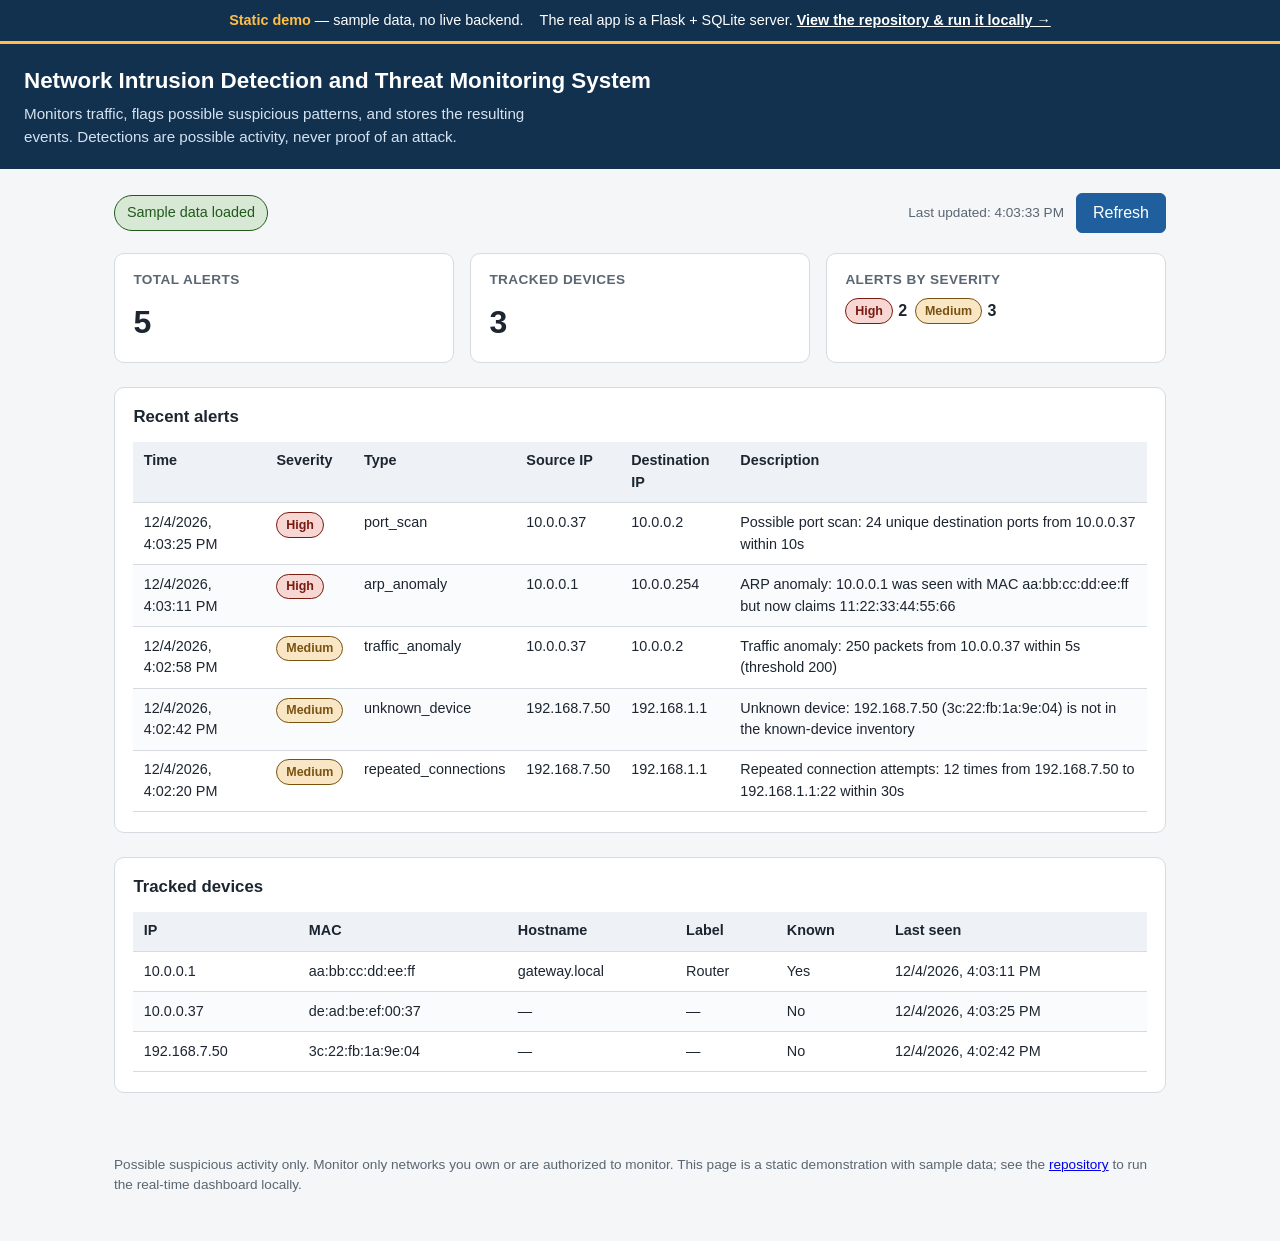
<file: docs/index.html>
<!doctype html>
<html lang="en">
  <head>
    <meta charset="utf-8" />
    <meta name="viewport" content="width=device-width, initial-scale=1" />
    <title>Network Intrusion Detection and Threat Monitoring System</title>
    <link rel="stylesheet" href="style.css" />
    <style>
      .demo-banner {
        background: #12314f;
        color: #fff;
        padding: 0.6rem 1.5rem;
        font-size: 0.9rem;
        display: flex;
        flex-wrap: wrap;
        gap: 0.5rem 1rem;
        align-items: center;
        justify-content: center;
        border-bottom: 3px solid #ffbf47;
        text-align: center;
      }
      .demo-banner strong { color: #ffbf47; }
      .demo-banner a {
        color: #fff;
        font-weight: 700;
      }
    </style>
  </head>
  <body>
    <a class="skip-link" href="#main">Skip to content</a>

    <div class="demo-banner" role="note">
      <span><strong>Static demo</strong> &mdash; sample data, no live backend.</span>
      <span>
        The real app is a Flask + SQLite server.
        <a href="https://github.com/vizzie8/Network-Intrusion-Detection">
          View the repository &amp; run it locally &rarr;
        </a>
      </span>
    </div>

    <header class="site-header">
      <h1>Network Intrusion Detection and Threat Monitoring System</h1>
      <p class="subtitle">
        Monitors traffic, flags possible suspicious patterns, and stores the
        resulting events. Detections are possible activity, never proof of an
        attack.
      </p>
    </header>

    <main id="main">
      <section class="toolbar" aria-label="Status and refresh">
        <p id="status" class="status status-ok" role="status" aria-live="polite">
          Sample data loaded
        </p>
        <div class="toolbar-actions">
          <span id="last-updated" class="last-updated"></span>
          <button id="refresh" type="button">Refresh</button>
        </div>
      </section>

      <section class="cards" aria-labelledby="summary-heading">
        <h2 id="summary-heading" class="visually-hidden">Summary</h2>
        <article class="card">
          <h3>Total alerts</h3>
          <p class="card-value" id="total-alerts">&mdash;</p>
        </article>
        <article class="card">
          <h3>Tracked devices</h3>
          <p class="card-value" id="tracked-devices">&mdash;</p>
        </article>
        <article class="card">
          <h3>Alerts by severity</h3>
          <ul id="severity-counts" class="severity-list">
            <li class="muted">Loading&hellip;</li>
          </ul>
        </article>
      </section>

      <section class="panel" aria-labelledby="alerts-heading">
        <h2 id="alerts-heading">Recent alerts</h2>
        <div class="table-wrap">
          <table>
            <caption class="visually-hidden">Most recent security alerts</caption>
            <thead>
              <tr>
                <th scope="col">Time</th>
                <th scope="col">Severity</th>
                <th scope="col">Type</th>
                <th scope="col">Source IP</th>
                <th scope="col">Destination IP</th>
                <th scope="col">Description</th>
              </tr>
            </thead>
            <tbody id="alerts-body">
              <tr>
                <td colspan="6" class="empty">Loading&hellip;</td>
              </tr>
            </tbody>
          </table>
        </div>
      </section>

      <section class="panel" aria-labelledby="devices-heading">
        <h2 id="devices-heading">Tracked devices</h2>
        <div class="table-wrap">
          <table>
            <caption class="visually-hidden">
              Devices observed on the monitored network
            </caption>
            <thead>
              <tr>
                <th scope="col">IP</th>
                <th scope="col">MAC</th>
                <th scope="col">Hostname</th>
                <th scope="col">Label</th>
                <th scope="col">Known</th>
                <th scope="col">Last seen</th>
              </tr>
            </thead>
            <tbody id="devices-body">
              <tr>
                <td colspan="6" class="empty">Loading&hellip;</td>
              </tr>
            </tbody>
          </table>
        </div>
      </section>
    </main>

    <footer>
      <p>
        Possible suspicious activity only. Monitor only networks you own or are
        authorized to monitor. This page is a static demonstration with sample
        data; see the
        <a href="https://github.com/vizzie8/Network-Intrusion-Detection">repository</a>
        to run the real-time dashboard locally.
      </p>
    </footer>

    <script src="demo.js"></script>
  </body>
</html>
</file>
<file: docs/style.css>
:root {
  --bg: #f4f6f8;
  --surface: #ffffff;
  --border: #d5dbe1;
  --text: #1c2530;
  --muted: #5b6673;
  --accent: #1f5f9e;
  --high-bg: #f7d7d3;
  --high-fg: #7a1a10;
  --medium-bg: #f9e6c5;
  --medium-fg: #7a5210;
  --low-bg: #d7e8d4;
  --low-fg: #23591d;
  --unknown-bg: #e2e6ea;
  --unknown-fg: #3d4650;
  --ok-bg: #d7e8d4;
  --ok-fg: #23591d;
  --error-bg: #f7d7d3;
  --error-fg: #7a1a10;
}

* {
  box-sizing: border-box;
}

body {
  margin: 0;
  background: var(--bg);
  color: var(--text);
  font-family: -apple-system, BlinkMacSystemFont, "Segoe UI", Roboto, Helvetica,
    Arial, sans-serif;
  line-height: 1.5;
}

.skip-link {
  position: absolute;
  left: -9999px;
  top: 0;
  background: var(--accent);
  color: #fff;
  padding: 0.5rem 0.75rem;
  z-index: 10;
}

.skip-link:focus {
  left: 0;
}

.site-header {
  background: #12314f;
  color: #fff;
  padding: 1.25rem 1.5rem;
}

.site-header h1 {
  margin: 0 0 0.35rem;
  font-size: 1.4rem;
}

.subtitle {
  margin: 0;
  max-width: 60ch;
  color: #d5e2f0;
  font-size: 0.95rem;
}

main {
  max-width: 1100px;
  margin: 0 auto;
  padding: 1.5rem;
}

.toolbar {
  display: flex;
  flex-wrap: wrap;
  gap: 0.75rem;
  align-items: center;
  justify-content: space-between;
  margin-bottom: 1.25rem;
}

.toolbar-actions {
  display: flex;
  align-items: center;
  gap: 0.75rem;
}

.status {
  margin: 0;
  padding: 0.4rem 0.75rem;
  border-radius: 999px;
  font-size: 0.9rem;
  border: 1px solid var(--border);
  background: var(--surface);
}

.status-loading {
  background: #eef2f6;
  color: var(--muted);
}

.status-ok {
  background: var(--ok-bg);
  color: var(--ok-fg);
  border-color: var(--ok-fg);
}

.status-error {
  background: var(--error-bg);
  color: var(--error-fg);
  border-color: var(--error-fg);
}

.last-updated {
  color: var(--muted);
  font-size: 0.85rem;
}

button {
  font: inherit;
  padding: 0.45rem 1rem;
  border-radius: 6px;
  border: 1px solid var(--accent);
  background: var(--accent);
  color: #fff;
  cursor: pointer;
}

button:hover:not(:disabled) {
  background: #17497a;
}

button:disabled {
  opacity: 0.6;
  cursor: progress;
}

button:focus-visible,
.skip-link:focus {
  outline: 3px solid #ffbf47;
  outline-offset: 2px;
}

.cards {
  display: grid;
  grid-template-columns: repeat(auto-fit, minmax(200px, 1fr));
  gap: 1rem;
  margin-bottom: 1.5rem;
}

.card {
  background: var(--surface);
  border: 1px solid var(--border);
  border-radius: 10px;
  padding: 1rem 1.15rem;
}

.card h3 {
  margin: 0 0 0.5rem;
  font-size: 0.85rem;
  text-transform: uppercase;
  letter-spacing: 0.03em;
  color: var(--muted);
}

.card-value {
  margin: 0;
  font-size: 2rem;
  font-weight: 700;
}

.severity-list {
  list-style: none;
  margin: 0;
  padding: 0;
  display: flex;
  flex-wrap: wrap;
  gap: 0.5rem;
}

.severity-list li {
  display: flex;
  align-items: center;
  gap: 0.35rem;
}

.severity-count {
  font-weight: 700;
}

.badge {
  display: inline-block;
  padding: 0.15rem 0.55rem;
  border-radius: 999px;
  font-size: 0.78rem;
  font-weight: 700;
  border: 1px solid transparent;
  white-space: nowrap;
}

.severity-high {
  background: var(--high-bg);
  color: var(--high-fg);
  border-color: var(--high-fg);
}

.severity-medium {
  background: var(--medium-bg);
  color: var(--medium-fg);
  border-color: var(--medium-fg);
}

.severity-low {
  background: var(--low-bg);
  color: var(--low-fg);
  border-color: var(--low-fg);
}

.severity-unknown {
  background: var(--unknown-bg);
  color: var(--unknown-fg);
  border-color: var(--unknown-fg);
}

.panel {
  background: var(--surface);
  border: 1px solid var(--border);
  border-radius: 10px;
  padding: 1rem 1.15rem 1.25rem;
  margin-bottom: 1.5rem;
}

.panel h2 {
  margin: 0 0 0.75rem;
  font-size: 1.05rem;
}

.table-wrap {
  overflow-x: auto;
}

table {
  width: 100%;
  border-collapse: collapse;
  font-size: 0.9rem;
}

th,
td {
  text-align: left;
  padding: 0.55rem 0.65rem;
  border-bottom: 1px solid var(--border);
  vertical-align: top;
}

thead th {
  background: #eef2f6;
  position: sticky;
  top: 0;
}

tbody tr:nth-child(even) {
  background: #fafbfc;
}

td.empty {
  text-align: center;
  color: var(--muted);
  padding: 1.5rem 0.65rem;
  font-style: italic;
}

.muted {
  color: var(--muted);
  font-size: 0.9rem;
}

footer {
  max-width: 1100px;
  margin: 0 auto;
  padding: 0 1.5rem 2rem;
  color: var(--muted);
  font-size: 0.85rem;
}

.visually-hidden {
  position: absolute;
  width: 1px;
  height: 1px;
  padding: 0;
  margin: -1px;
  overflow: hidden;
  clip: rect(0, 0, 0, 0);
  white-space: nowrap;
  border: 0;
}

@media (max-width: 600px) {
  .site-header h1 {
    font-size: 1.15rem;
  }

  .card-value {
    font-size: 1.6rem;
  }
}
</file>
